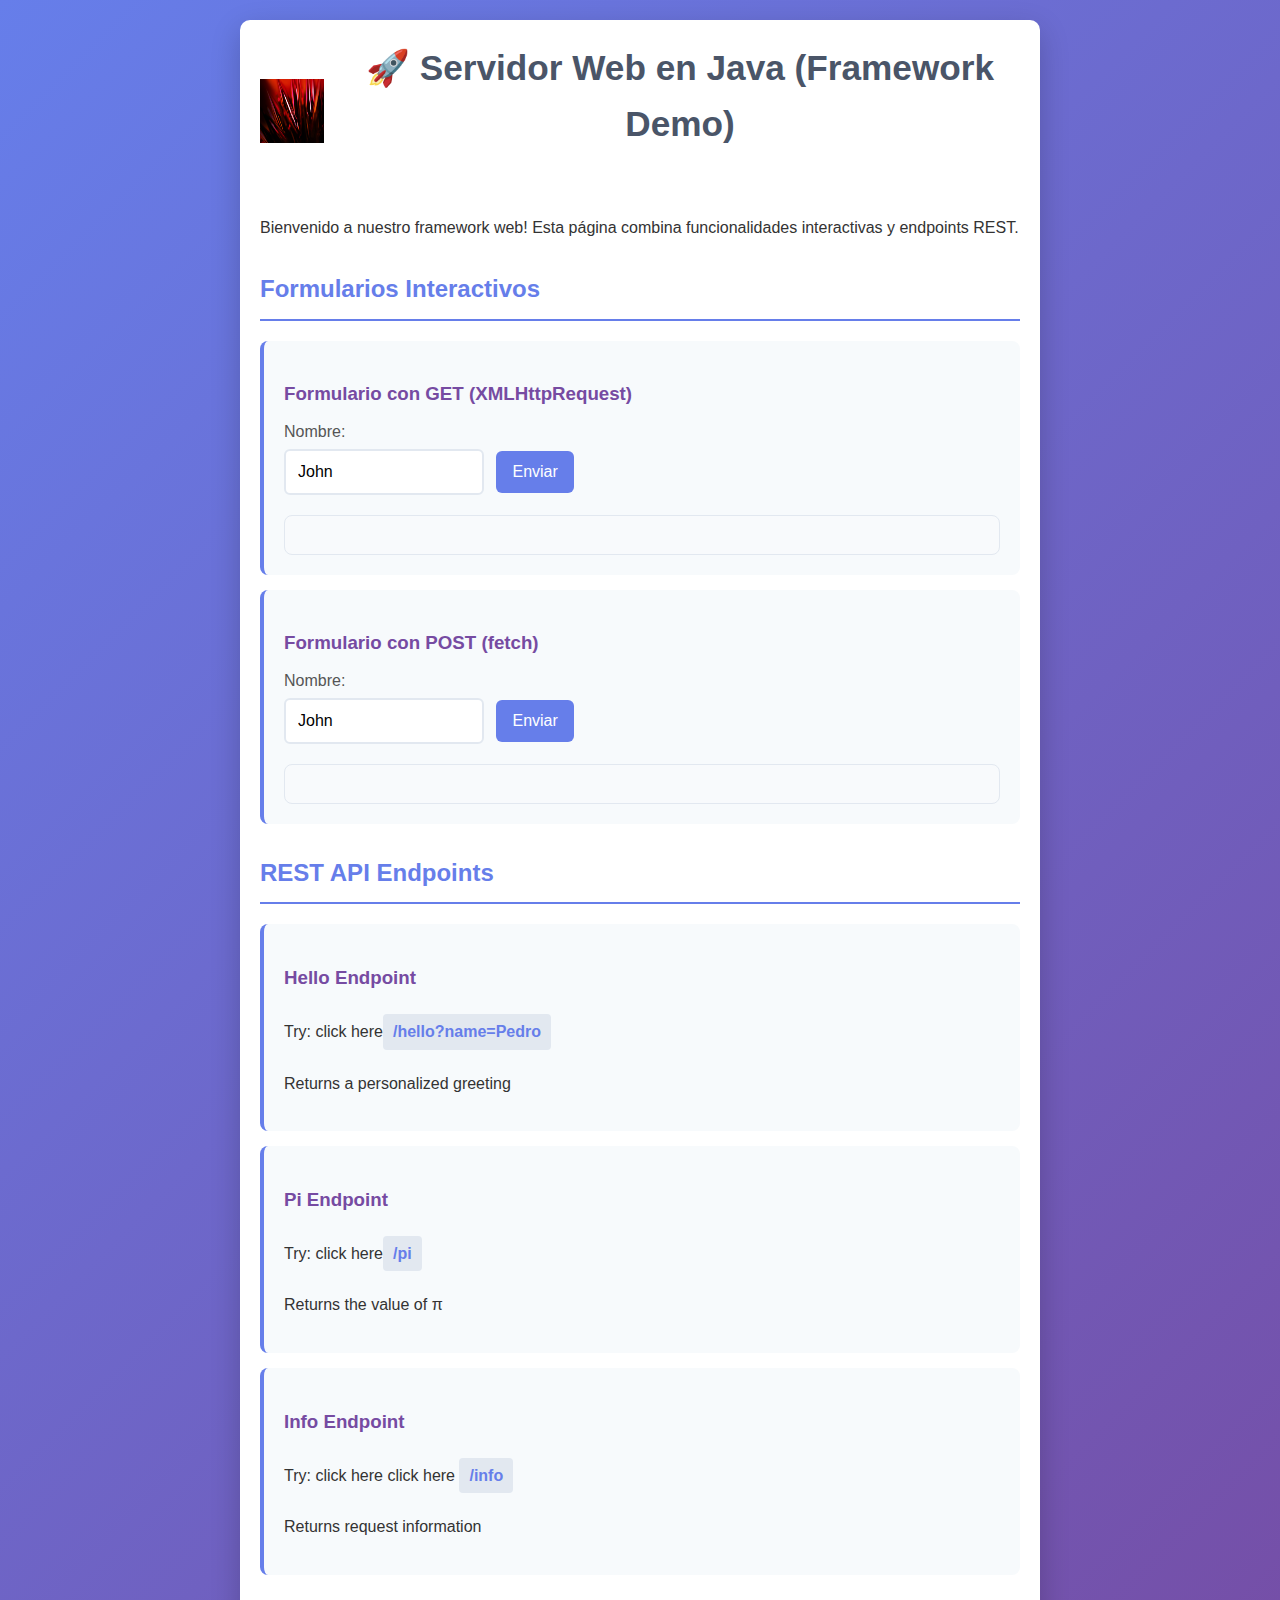
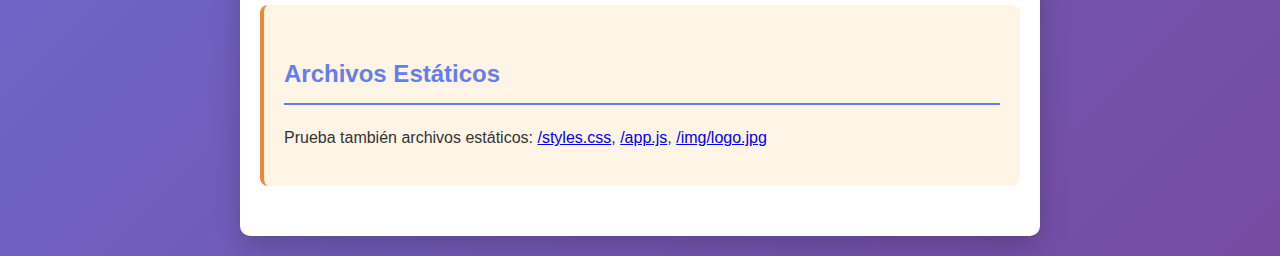
<file: src/main/resources/webroot/index.html>
<!DOCTYPE html>
<html lang="es">

<head>
    <meta charset="UTF-8" />
    <meta name="viewport" content="width=device-width, initial-scale=1.0" />
    <title>Servidor Web en Java - Framework Demo</title>
    <link rel="stylesheet" href="styles.css" />
    <link rel="icon" type="image/x-icon" href="img/favico.ico" />
</head>

<body>
    <div class="container">
        <header>
            <img src="img/logo.jpg" alt="Logo" width="64" height="64" />
            <h1>🚀 Servidor Web en Java (Framework Demo)</h1>
        </header>

        <p>Bienvenido a nuestro framework web! Esta página combina funcionalidades interactivas y endpoints REST.</p>

        <!-- Sección de formularios interactivos -->
        <div class="forms-section">
            <h2>Formularios Interactivos</h2>
            
            <section class="endpoint">
                <h3>Formulario con GET (XMLHttpRequest)</h3>
                <form onsubmit="return false;">
                    <label for="name">Nombre:</label>
                    <input id="name" name="name" type="text" value="John" />
                    <button type="button" onclick="loadGetMsg()">Enviar</button>
                </form>
                <div id="getrespmsg" class="panel" aria-live="polite"></div>
            </section>

            <section class="endpoint">
                <h3>Formulario con POST (fetch)</h3>
                <form onsubmit="return false;">
                    <label for="postname">Nombre:</label>
                    <input id="postname" name="name" type="text" value="John" />
                    <button type="button" onclick="loadPostMsg(postname)">Enviar</button>
                </form>
                <div id="postrespmsg" class="panel" aria-live="polite"></div>
            </section>
        </div>
        
        <!-- Sección de endpoints REST -->
        <div class="api-section">
            <h2>REST API Endpoints</h2>
            <div class="endpoint">
                <h3>Hello Endpoint</h3>
                <p>Try: click here<a href="/hello?name=Pedro" target="_blank">/hello?name=Pedro</a></p>
                <p>Returns a personalized greeting</p>
            </div>
            
            <div class="endpoint">
                <h3>Pi Endpoint</h3>
                <p>Try: click here<a href="/pi" target="_blank">/pi</a></p>
                <p>Returns the value of π</p>
            </div>
            
            <div class="endpoint">
                <h3>Info Endpoint</h3>
                <p>Try: click here click here <a href="/info" target="_blank">/info</a></p>
                <p>Returns request information</p>
            </div>
        </div>
        
        <div class="static-files">
            <h2>Archivos Estáticos</h2>
            <p>
                Prueba también archivos estáticos: 
                <a href="/styles.css" target="_blank">/styles.css</a>,
                <a href="/app.js" target="_blank">/app.js</a>, 
                <a href="/img/logo.jpg" target="_blank">/img/logo.jpg</a>
            </p>
        </div>
    </div>
    
    <script src="app.js"></script>
</body>

</html>
</file>
<file: src/main/resources/webroot/styles.css>
/* Combined Web Framework Demo Styles */

/* Reset and base styles */
* {
    box-sizing: border-box;
}

body {
    font-family: 'Segoe UI', Tahoma, Geneva, Verdana, sans-serif;
    margin: 0;
    padding: 0;
    background: linear-gradient(135deg, #667eea 0%, #764ba2 100%);
    color: #333;
    min-height: 100vh;
    line-height: 1.6;
}

.container {
    max-width: 800px;
    margin: 0 auto;
    padding: 20px;
    background: white;
    margin-top: 20px;
    margin-bottom: 20px;
    border-radius: 10px;
    box-shadow: 0 10px 30px rgba(0, 0, 0, 0.2);
}

/* Header styles */
header {
    display: flex;
    gap: 1rem;
    align-items: center;
    margin-bottom: 2rem;
    justify-content: center;
}

h1 {
    color: #4a5568;
    text-align: center;
    margin: 0;
    margin-bottom: 30px;
    font-size: 2.2em;
}

h2 {
    color: #667eea;
    border-bottom: 2px solid #667eea;
    padding-bottom: 10px;
    margin-top: 30px;
}

h3 {
    color: #764ba2;
    margin-bottom: 10px;
}

/* Form styles */
section {
    margin-bottom: 1.5rem;
}

label {
    display: block;
    margin-bottom: 0.25rem;
    font-weight: 500;
    color: #555;
}

input {
    padding: 0.75rem;
    margin-right: 0.5rem;
    margin-bottom: 0.5rem;
    border: 2px solid #e2e8f0;
    border-radius: 6px;
    font-size: 1rem;
    transition: border-color 0.2s ease;
    width: 200px;
}

input:focus {
    outline: none;
    border-color: #667eea;
    box-shadow: 0 0 0 3px rgba(102, 126, 234, 0.1);
}

button {
    padding: 0.75rem 1rem;
    cursor: pointer;
    background: #667eea;
    color: white;
    border: none;
    border-radius: 6px;
    font-size: 1rem;
    transition: all 0.2s ease;
}

button:hover {
    background: #5a67d8;
    transform: translateY(-1px);
}

.panel {
    margin-top: 0.75rem;
    padding: 1rem;
    border: 1px solid #e2e8f0;
    border-radius: 8px;
    background: #f8fafc;
    min-height: 40px;
    font-family: 'Courier New', monospace;
    color: #2d3748;
}

/* Section styles */
.forms-section, .api-section, .features, .static-files {
    margin: 30px 0;
}

.endpoint {
    background: #f7fafc;
    padding: 20px;
    margin: 15px 0;
    border-radius: 8px;
    border-left: 4px solid #667eea;
    transition: all 0.2s ease;
}

.endpoint a {
    color: #667eea;
    text-decoration: none;
    font-weight: bold;
    padding: 5px 10px;
    background: #e2e8f0;
    border-radius: 4px;
    display: inline-block;
    margin: 5px 0;
}

.endpoint a:hover {
    background: #cbd5e0;
    transform: translateY(-1px);
    transition: all 0.2s;
}

.features {
    background: #f0fff4;
    padding: 20px;
    border-radius: 8px;
    border-left: 4px solid #48bb78;
}

.features ul {
    list-style: none;
    padding: 0;
}

.features li {
    padding: 8px 0;
    font-size: 1.1em;
}

.static-files {
    background: #fef5e7;
    padding: 20px;
    border-radius: 8px;
    border-left: 4px solid #ed8936;
}

p {
    line-height: 1.6;
    margin-bottom: 15px;
}

/* Responsive design */
@media (max-width: 768px) {
    .container {
        margin: 10px;
        padding: 15px;
    }
    
    h1 {
        font-size: 1.8em;
    }
    
    header {
        flex-direction: column;
        text-align: center;
    }
    
    input {
        width: 100%;
        margin-right: 0;
    }
    
    button {
        width: 100%;
        margin-top: 0.5rem;
    }
}
</file>
